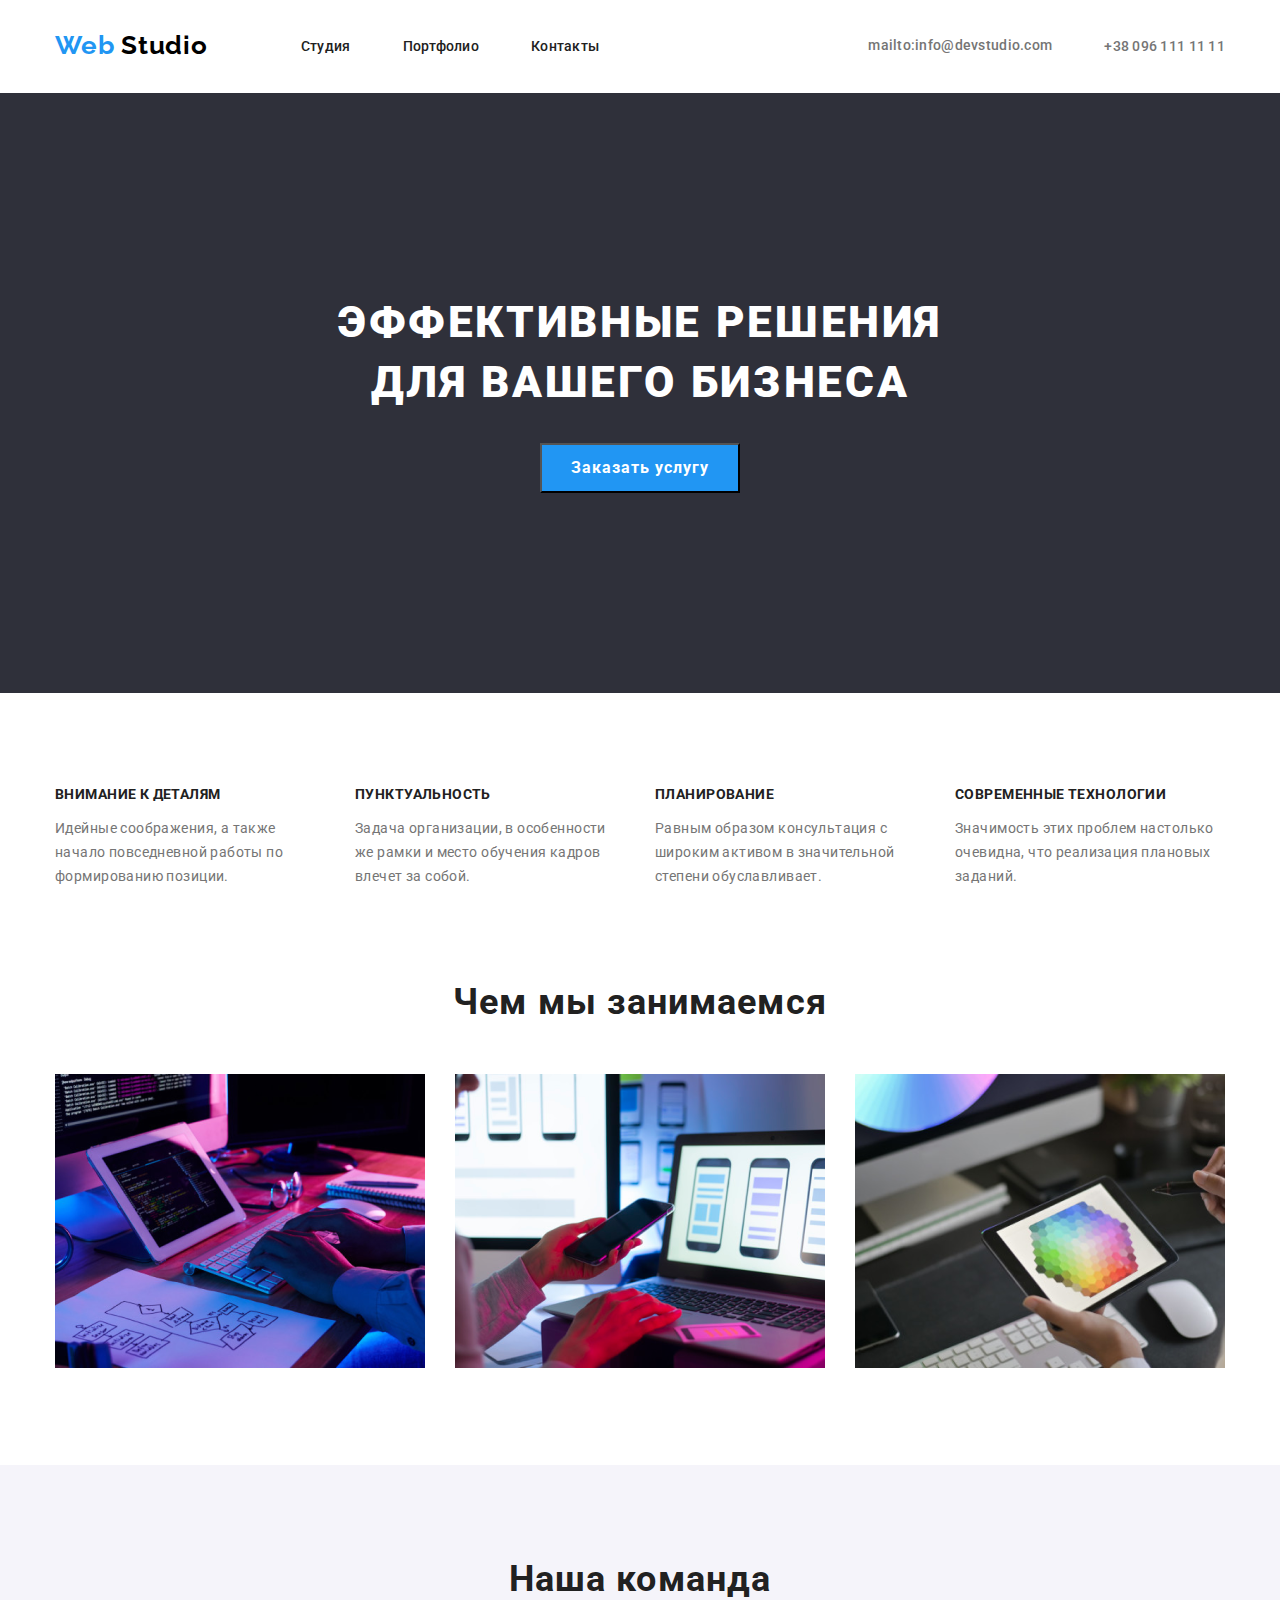
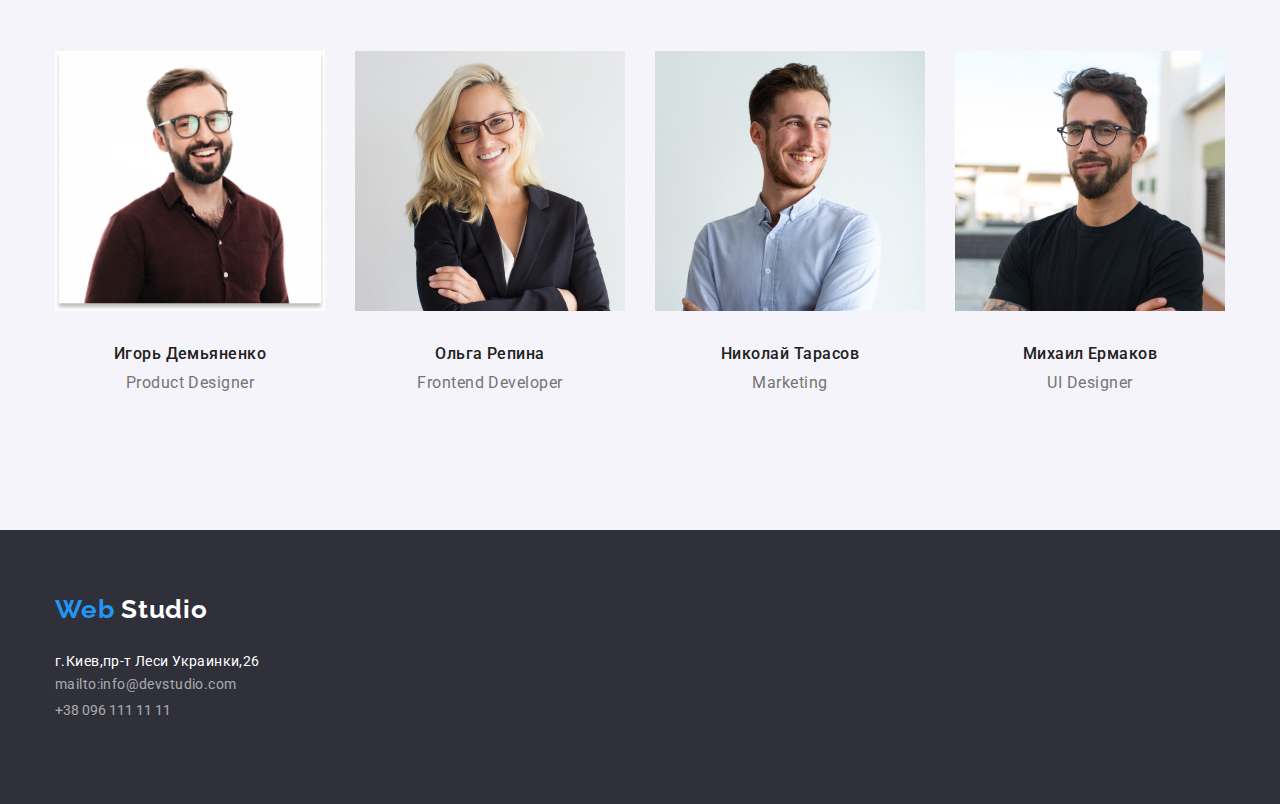
<file: index.html>
<!DOCTYPE html>
<html lang="ru">
  <head>

    <meta charset="UTF-8" />
    <meta http-equiv="X-UA-Compatible" content="IE=edge" />
    <meta name="viewport" content="width=device-width, initial-scale=1.0" />
    <link rel="preconnect" href="https://fonts.gstatic.com" crossorigin />
    <link
      href="https://fonts.googleapis.com/css2?family=Raleway:wght@700&family=Roboto:wght@400;500;700&display=swap"
      rel="stylesheet" />
    <link rel="stylesheet" href="./css/normoliz.css" />
    <link rel="stylesheet" href="./css/style.css" />
    <title>HTML+CSS</title>
  </head>
  <body class="page">
    <header class="header">
      <div class="container">
        <a lang="en" href="#" class="logo">
          <span class="logo-first">Web</span> Studio
        </a>
        <nav class="nav-site">
          <ul class="nav-list">
            <li class="nav-item">
              <a href="#" class="nav-link">Студия</a>
            </li>
            <li class="nav-item">
              <a href="./index2.html" class="nav-link">Портфолио</a>
            </li>
            <li class="nav-item">
              <a href="#" class="nav-link">Контакты</a>
            </li>
          </ul>
        </nav>
        <ul class="nav-contact">
          <li class="cont-item">
            <a 
              href="mailto:info@devstudio.com" class="cont-link">
              mailto:info@devstudio.com
            </a>
          </li>
          <li>
            <a href="tel:+380961111111" class="cont-link">+38 096 111 11 11</a>
          </li>
        </ul>
      </div>
    </header>
    <main>
      <section class="hero-section">
        <div class="hero-container">
          <h1 class="hero-title">Эффективные решения для вашего бизнеса</h1>
          <button class="hero-button" type="button">Заказать услугу</button>
        </div>
      </section>
      <section class="section-example">
        <div class="container">
          <h2 class="exm-title">Наши примеры</h2>
          <ul class="exm-list">
            <li class="exm-item">
              <h3 class="qualities">Внимание к деталям</h3>
              <p class="qualities-description">
                Идейные соображения, а также начало повседневной работы по
                формированию позиции.
              </p>
            </li>
            <li class="exm-item">
              <h3 class="qualities">Пунктуальность</h3>
              <p class="qualities-description">
                Задача организации, в особенности же рамки и место обучения
                кадров влечет за собой.
              </p>
            </li>
            <li class="exm-item">
              <h3 class="qualities">Планирование</h3>
              <p class="qualities-description">
                Равным образом консультация с широким активом в значительной
                степени обуславливает.
              </p>
            </li>
            <li class="exm-item">
              <h3 class="qualities">Современные технологии</h3>
              <p class="qualities-description">
                Значимость этих проблем настолько очевидна, что реализация
                плановых заданий.
              </p>
            </li>
          </ul>
        </div>
      </section>
      <section class="section-work">
        <div class="container">
          <h3 class="work-title">Чем мы занимаемся</h3>
          <ul class="work-list">
            <li class="work-item">
              <img class="work-img" src="./img/box1.png" alt="" />
            </li>
            <li class="work-item">
              <img class="work-img" src="./img/box2.png" alt="" />
            </li>
            <li class="work-item">
              <img class="work-img" src="./img/box3.png" alt="" />
            </li>
          </ul>
        </div>
      </section>
      <section class="section-team">
        <div class="container">
          <h2 class="team-title">Наша команда</h2>
          <ul class="team-list">
            <li class="team-item">
              <img class="team-img" src="./img/img.jpg" alt="" />
              <h3 class="employee-name">Игорь Демьяненко</h3>
              <p class="profession">Product Designer</p>
            </li>
            <li class="team-item">
              <img class="team-img" src="./img/img2.jpg" alt="" />
              <h3 class="employee-name">Ольга Репина</h3>
              <p class="profession">Frontend Developer</p>
            </li>
            <li class="team-item">
              <img class="team-img" src="./img/img3.jpg" alt="" />
              <h3 class="employee-name">Николай Тарасов</h3>
              <p class="profession">Marketing</p>
            </li>
            <li class="team-item">
              <img class="team-img" src="./img/img4.jpg" alt="" />
              <h3 class="employee-name">Михаил Ермаков</h3>
              <p class="profession">UI Designer</p>
            </li>
          </ul>
        </div>
      </section>
    </main>
    <footer class="footer">
      <div class="container">
        <a lang="en" href="#" class="footer-logo">
          <span class="logo-first">Web</span>
          <span class="logo-two"> Studio</span>
        </a>
        <address class="address">
          <ul class="adr-list">
            <li class="adr-item">
              <a
                class="contact-link"
                href="https://goo.gl/maps/3S8h83gh9BREQ9ba6"
                target="_blank"
              >
                г.Киев,пр-т Леси Украинки,26
              </a>
            </li>
            <li class="cont-item">
              <a class="adr-link" href="mailto:info@devstudio.com">
                mailto:info@devstudio.com
              </a>
            </li class="cont-item">
            <li>
              <a class="adr-link" href="tel:+380961111111">
                +38 096 111 11 11
              </a>
            </li>
          </ul>
        </address>
      </div>
    </footer>
  </body>
</html>
</file>
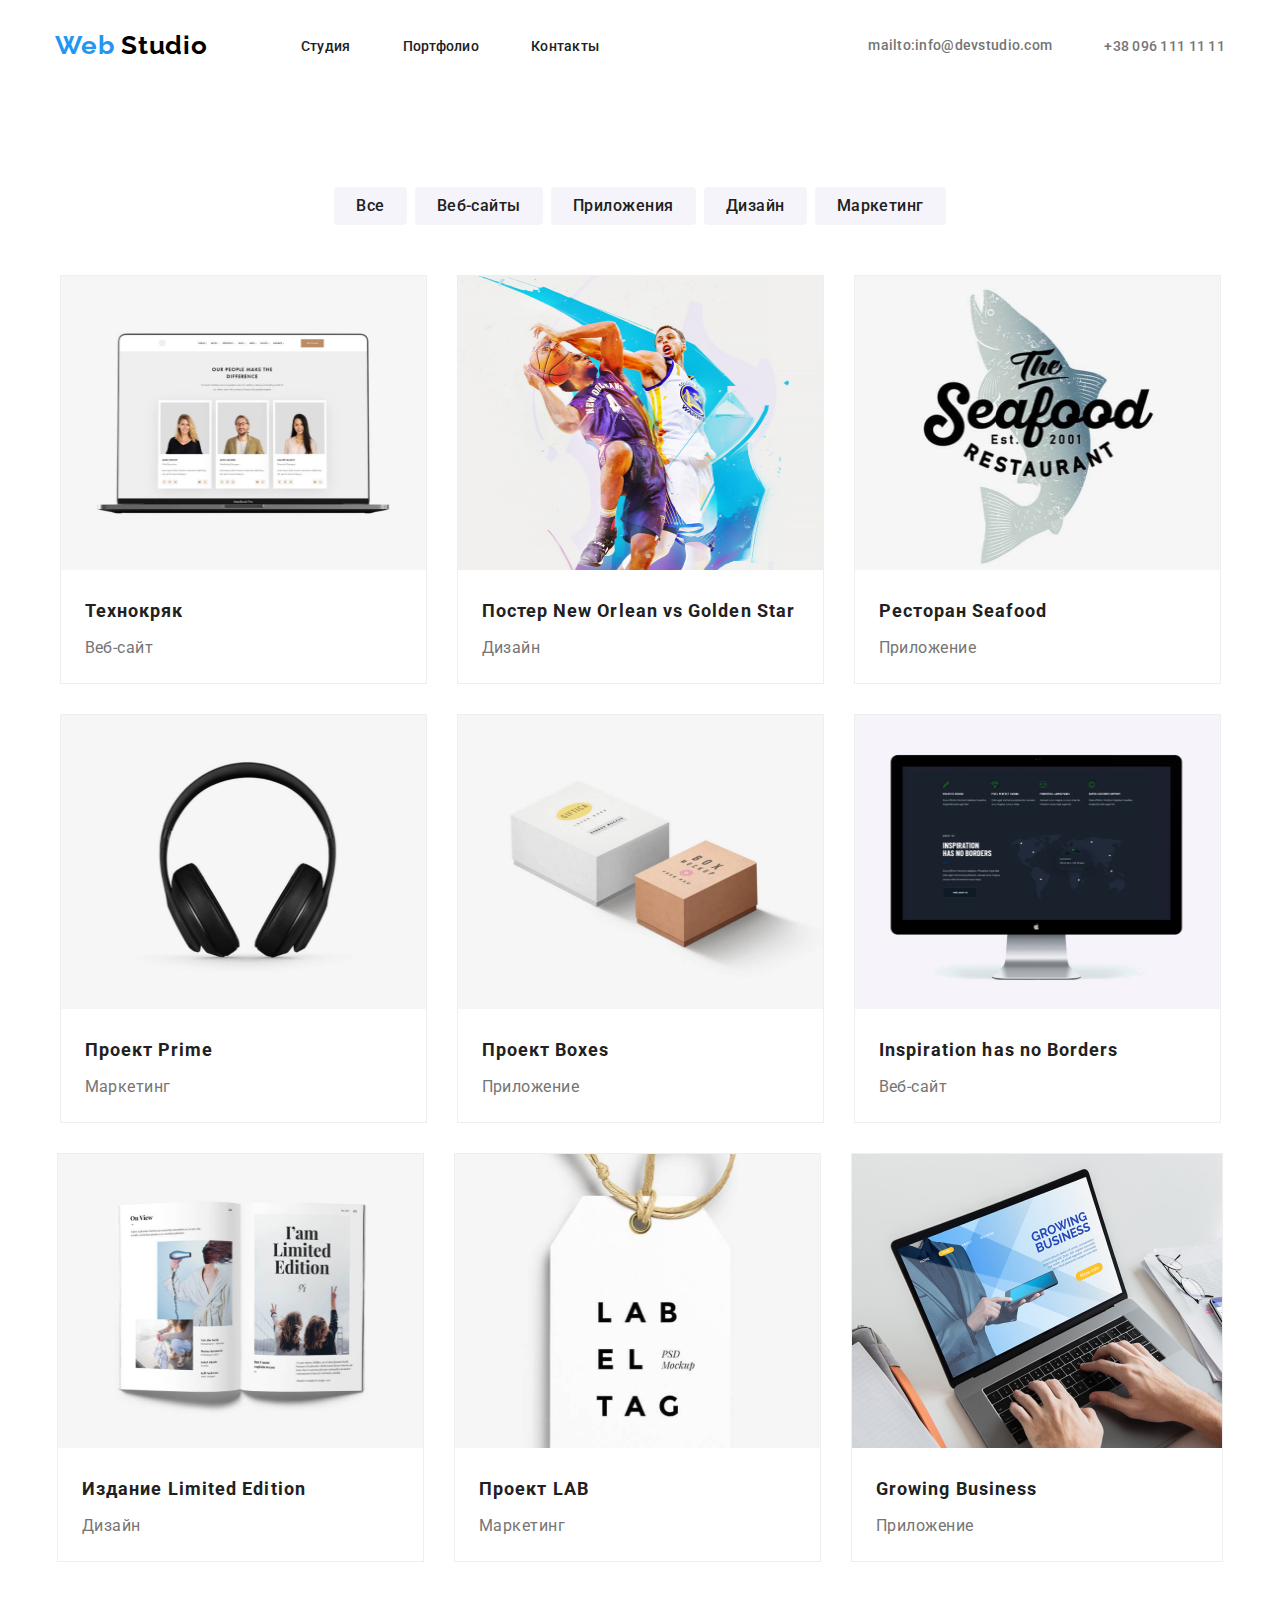
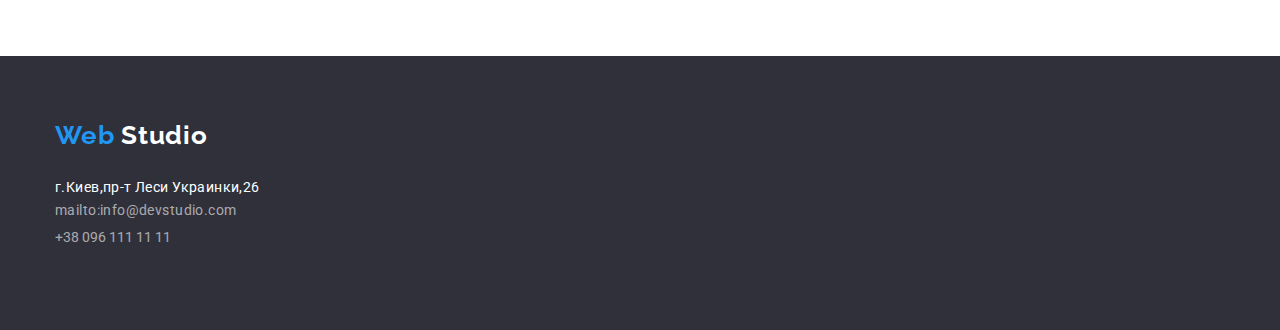
<file: index2.html>
<!DOCTYPE html>
<html lang="ru">
  <head>
    <meta charset="UTF-8" />
    <meta http-equiv="X-UA-Compatible" content="IE=edge" />
    <meta name="viewport" content="width=device-width, initial-scale=1.0" />
    <link rel="preconnect" href="https://fonts.gstatic.com" crossorigin />
    <link
      href="https://fonts.googleapis.com/css2?family=Raleway:wght@700&family=Roboto:wght@400;500;700&display=swap"
      rel="stylesheet"
    />
    <link rel="stylesheet" href="./css/normoliz.css" />
    <link rel="stylesheet" href="./css/style.css" />
    
    <title>Portfolio</title>
  </head>
  <body class="page">
    <header class="header">
      <div class="container">
        <a lang="en" href="./index.html" class="logo">
          <span class="logo-first">Web</span> Studio
        </a>
        <nav class="nav-site">
          <ul class="nav-list">
            <li class="nav-item">
              <a href="./index.html" class="nav-link">Студия</a>
            </li>
            <li class="nav-item">
              <a href="#" class="nav-link">Портфолио</a>
            </li>
            <li class="nav-item">
              <a href="#" class="nav-link">Контакты</a>
            </li>
          </ul>
        </nav>
        <ul class="nav-contact">
          <li class="cont-item">
            <a href="mailto:info@devstudio.com" class="cont-link">
              mailto:info@devstudio.com
            </a>
          </li>
          <li>
            <a href="tel:+380961111111" class="cont-link">+38 096 111 11 11</a>
          </li>
        </ul>
      </div>
    </header>
    <main>
      <section class="button-Portfolio">
        <div class="container">
          <h1 class="title">Портфолио</h1>
          <ul class="btn-list">
            <li class="btn-item"><button class="btn" type="button">Все</button></li>
            <li class="btn-item"><button class="btn" type="button">Веб-сайты</button></li>
            <li class="btn-item"><button class="btn" type="button">Приложения</button></li>
            <li class="btn-item"><button class="btn" type="button">Дизайн</button></li>
            <li class="btn-item"><button class="btn" type="button">Маркетинг</button></li>
          </ul>
       </div>
      </section>
      <sectioh class="card">
        <div class="container">
          <ul class="card-list">
              <li class="card-item">
                <a href="#" class="card-link">
                  <img class="img-card" src="./img/img2,1.png" alt="" style="width: 365px; height: 294px" />
                  <h3 class="card-title">Технокряк</h3>
                  <p class="card-description">Веб-сайт</p>
                </a>
              </li>
              <li  class="card-item">
                <a href="#" class="card-link">
                  <img class="img-card" src="./img/img2,2.png" alt="" style="width: 365px ;height: 294px"/>
                  <h3  class="card-title">Постер New Orlean vs Golden Star</h3>
                  <p class="card-description">Дизайн</p>
                </a>
              </li>
              <li class="card-item">
                <a href="#" class="card-link">
                  <img class="img-card" src="./img/img2,3.png" alt=""  style="width: 365px ;height: 294px"/>
                  <h3 class="card-title">Ресторан Seafood</h3>
                  <p class="card-description">Приложение</p>
                </a>
              </li>
              <li class="card-item">
                <a href="#" class="card-link">
                  <img class="img-card" src="./img/img2,4.png" alt=""  style="width: 365px ;height: 294px"/>
                  <h3  class="card-title">Проект Prime</h3>
                  <p class="card-description">Маркетинг</p>
                </a>
              </li>
              <li  class="card-item">
                <a href="#" class="card-link">
                  <img class="img-card" src="./img/img2,5.png" alt=""  style="width: 365px ;height: 294px"/>
                  <h3  class="card-title">Проект Boxes</h3>
                  <p class="card-description">Приложение</p>
                </a>
              </li>
              <li class="card-item">
                <a href="#" class="card-link">
                  <img class="img-card" src="./img/img2,6.png" alt=""  style="width: 365px ;height: 294px"/>
                  <h3  class="card-title">Inspiration has no Borders</h3>
                  <p class="card-description">Веб-сайт</p>
                </a>
              </li>
              <li  class="card-item">
                <a href="#" class="card-link">
                  <img class="img-card" src="./img/img2,7.png" alt=""  style="width: 365px ;height: 294px"/>
                  <h3  class="card-title">Издание Limited Edition</h3>
                  <p class="card-description">Дизайн</p>
                </a>
              </li>
              <li  class="card-item">
                <a href="#" class="card-link">
                  <img class="img-card"src="./img/img2,8.png" alt=""  style="width: 365px ;height: 294px"/>
                  <h3 class="card-title">Проект LAB</h3>
                  <p class="card-description">Маркетинг</p>
                </a>
              </li>
              <li  class="card-item">
                <a href="#" class="card-link">
                  <img class="img-card" src="./img/img2,9.png" alt=""  style="width: 365x ;height: 294px"/>
                  <h3  class="card-title">Growing Business</h3>
                  <p class="card-description">Приложение</p>
                </a>
              </li>
            </ul>
       </div>
      </sectioh>
    </main>
    <footer class="footer">
      <div class="container">
        <a lang="en" href="./index.html" class="footer-logo">
          <span class="logo-first">Web</span>
          <span class="logo-two"> Studio</span>
        </a>
        <address class="address">
          <ul class="adr-list">
            <li class="adr-item">
              <a
                class="contact-link"
                href="https://goo.gl/maps/3S8h83gh9BREQ9ba6"
                target="_blank">
                 г.Киев,пр-т Леси Украинки,26
              </a>
            </li>
            <li class="cont-item">
              <a class="adr-link" href="mailto:info@devstudio.com">
                mailto:info@devstudio.com
              </a>
            </li class="cont-item">
            <li>
              <a class="adr-link" href="tel:+380961111111">
                +38 096 111 11 11
              </a>
            </li>
          </ul>
        </address>
      </div>
    </footer>
  </body>
</html>
</file>
<file: css/style.css>
/* font-family: 'Raleway', sans-serif;
font-family: 'Roboto', sans-serif; */

/*1 общие правила*/
/* Задаем в руте переменные для шрифта и цвета*/
:root {
  --main-font: "Roboto";
  --second-font: "Raleway";
  --white-color: #ffffff;
  --black-color: #000000;
  --title-font: #2f303a;
  --second-black: #212121;
  --team-color: #f5f4fa;
  --second-grey: #757575;
  --adress-color: rgba(255, 255, 255, 0.6);
  --blue-color: #2196f3;
  --border-grey: #eeeeee;
  --text-style: normal;
  --font-size: 14px;
}
/*основные правила для всего тела*/
.page {
  font-family: var(--main-font), sans-serif;
  background-color: var(--white-color);
  font-size: var(--font-size);
  font-style: var(--text-style);
}
/*убираем все подчеркивания ссылок*/
a {
  text-decoration: none;
}
/*Делаем контейнер div с class-container для 
позиционирования размера контента страницы*/
.container {
  width: 1170px;
  margin-left: auto;
  margin-right: auto;
}

/* Header*/
.header {
  background-color: var(--white-color);
  padding-top: 24px;
  padding-bottom: 24px;
}

/*Добовляем селектор чтобы убрать отступы
в контейнере div нашего header*/
.header > .container {
  display: flex;
  align-items: center;
}
/*logo*/
.logo {
  font-family: var(--second-font), sans-serif;
  font-weight: 700;
  font-size: 26px;
  line-height: 1.23;
  letter-spacing: 0.03em;
  color: var(--black-color);
}
.nav-site {
  padding-left: 93px;
  font-weight: 500;
  font-size: 14px;
  line-height: 1.14;
  letter-spacing: 0.02em;
}
/*display: flex в порядок по горизонтали
 list-style: none; убераем номерацию*/
.nav-list {
  display: flex;
  list-style: none;
  gap: 52px;
  padding: 0;
}

.nav-item {
}
/*даем цвет первой части logo и
  делаем ховеры для ссылок*/
.logo-first {
  color: var(--blue-color);
}
.nav-list .nav-link {
  color: var(--second-black);
}
.nav-list .nav-link:hover,
.nav-list .nav-link:focus {
  color: var(--blue-color);
}
/* Контакты*/
.nav-contact {
  display: flex;
  list-style: none;
  gap: 52px;
  margin-left: auto;
}
.cont-item {
}
.cont-link {
  color: var(--second-grey);

  font-weight: 500;
  font-size: 14px;
  line-height: 1.14;
  letter-spacing: 0.02em;
}
.cont-link:hover,
.cont-link:focus {
  color: var(--blue-color);
}
/*начинаем "hero-section */
.hero-section {
  background-color: var(--title-font);
  height: 600px;
  margin: 0 auto;
  display: flex;
  justify-content: center;
  text-align: center;
  align-items: center;
  margin-bottom: 94px;
}

.hero-title {
  color: var(--white-color);
  width: 696px;
  height: 120px;
  font-weight: 900;
  font-size: 44px;
  line-height: 1.36;
  letter-spacing: 0.06em;
  text-transform: uppercase;
  margin-top: 0;
  margin-bottom: 30px;
}
.hero-button {
  background-color: var(--blue-color);
  color: var(--white-color);
  width: 200px;
  height: 50px;
  font-weight: 700;
  font-size: 16px;
  line-height: 1.88;
  letter-spacing: 0.06em;
  cursor: pointer;
}
.section-example {
  height: 101px;
  margin: 0;
  padding: 0;
  padding-bottom: 94px;
}
/*В секции "section-example можно не 
задавать блок exm-container так 
как правила такиеже как и в container
.exm-container {
  width: 1170px;
  margin-left: auto;
  margin-right: auto;
  outline: 2px solid tomato;
}
*/
.exm-title {
  display: none;
}
.exm-list {
  list-style: none;
  display: flex;
  padding: 0;
  gap: 30px;
}
.exm-item {
  width: 270px;
}
.qualities {
  color: var(--second-black);
  font-weight: 700;
  font-size: 14px;
  line-height: 1.14;
  letter-spacing: 0.03em;
  text-transform: uppercase;
  margin-top: 0;
}
.qualities-description {
  color: var(--second-grey);
  font-weight: 400;
  font-size: 14px;
  line-height: 1.71;
  letter-spacing: 0.03em;
  margin: 0px;
}
.work-title {
  color: var(--second-black);
  font-weight: 700;
  font-size: 36px;
  line-height: 1.16;
  text-align: center;
  letter-spacing: 0.03em;
  margin-top: 0;
  margin-bottom: 50px;
}
.work-list {
  list-style: none;
  display: flex;
  justify-content: space-between;
  padding: 0;
  margin-bottom: 94px;
}

.section-team {
  background-color: var(--team-color);
  padding-top: 94px;
  padding-bottom: 94px;
}
.team-list {
  width: 1170px;

  list-style: none;
  display: flex;
  justify-content: space-between;
  padding: 0;
}

.team-title {
  color: var(--second-black);
  font-weight: 700;
  font-size: 36px;
  line-height: 1.16;
  text-align: center;
  letter-spacing: 0.03em;
  margin: 0;
  margin-bottom: 50px;
}
.employee-name {
  color: var(--second-black);
  font-weight: 500;
  font-size: 16px;
  line-height: 1.19;
  text-align: center;
  letter-spacing: 0.03em;
  margin-top: 30px;
  margin-bottom: 10px;
}
.profession {
  color: var(--second-grey);
  font-weight: 400;
  font-size: 16px;
  line-height: 1.19;
  text-align: center;
  letter-spacing: 0.03em;
  margin-top: 0;
  margin-bottom: 30px;
}
.team-img {
  width: 270px;
  height: 260px;
}
.footer {
  background-color: var(--title-font);
  height: 274px;
}
.footer-logo {
  font-family: var(--second-font), sans-serif;
  font-weight: 700;
  font-size: 26px;
  line-height: 1.23;
  letter-spacing: 0.03em;
  display: block;
  padding-top: 64px;
  padding-bottom: 24px;
}

.logo-two {
  color: var(--white-color);
}

.adr-list {
  list-style: none;
  padding: 0;
  margin: 0;
}

.contact-link {
  font-style: var(--text-style);
  color: var(--white-color);
  font-weight: 400;
  font-size: 14px;
  line-height: 1.71;
  letter-spacing: 0.03em;
}
.contact-link:hover,
.contact-link:focus {
  color: var(--blue-color);
}

.cont-item {
  font-weight: 400;
  font-size: 14px;
  line-height: 1.71px;
  letter-spacing: 0.03em;
}
.adr-link {
  font-style: var(--text-style);
  color: var(--adress-color);
  display: inline-block;
  padding: 10px 10px 7px 0;
  max-block-size: 100px;
}
.adr-link:hover,
.adr-link:focus {
  color: var(--blue-color);
}

/*Страница 2 */
.button-Portfolio {
}
.container {
}
.title {
  display: none;
}
.btn-list {
  list-style: none;
  display: flex;
  justify-content: center;
  margin: 0;
  padding: 0;
}

.btn-item {
}
.btn {
  background-color: var(--team-color);
  color: var(--second-black);
  font-weight: 500;
  font-size: 16px;
  line-height: 1.62;
  letter-spacing: 0.03em;
  padding: 6px 22px;
  margin: 94px 4px 50px 4px;
  cursor: pointer;
  border-style: none;
  border-radius: 4px;
}
.btn:hover,
.btn:focus {
  background-color: var(--blue-color);
  color: var(--white-color);
  box-shadow: 0px 3px 1px rgba(0, 0, 0, 0.1), 0px 1px 2px rgba(0, 0, 0, 0.08),
    0px 2px 2px rgba(0, 0, 0, 0.12);
}
.card {
}
.card-list {
  list-style: none;
  padding: 0;
  margin: 0 0 94px 0;
  display: flex;
  flex-wrap: wrap;
  justify-content: center;
  gap: 30px;
}
.card-item {
  background: var(--white-color);
  border: 1px solid var(--border-grey);
}
.card-link {
}

.img-card {
}
.card-title {
  color: var(--second-black);
  font-weight: 700;
  font-size: 18px;
  line-height: 2;
  letter-spacing: 0.06em;
  padding: 20px 0 4px 24px;
  margin: 0;
}
.card-description {
  color: var(--second-grey);
  font-weight: 400;
  font-size: 16px;
  line-height: 1.88;
  letter-spacing: 0.03em;
  margin: 0 0 20px 24px;
}
</file>
<file: css/normoliz.css>
/*! normalize.css v8.0.1 | MIT License | github.com/necolas/normalize.css */

/* Document
   ========================================================================== */

/**
 * 1. Correct the line height in all browsers.
 * 2. Prevent adjustments of font size after orientation changes in iOS.
 */

 html {
    line-height: 1.15; /* 1 */
    -webkit-text-size-adjust: 100%; /* 2 */
  }
  
  /* Sections
     ========================================================================== */
  
  /**
   * Remove the margin in all browsers.
   */
  
  body {
    margin: 0;
  }
  
  /**
   * Render the `main` element consistently in IE.
   */
  
  main {
    display: block;
  }
  
  /**
   * Correct the font size and margin on `h1` elements within `section` and
   * `article` contexts in Chrome, Firefox, and Safari.
   */
  
  h1 {
    font-size: 2em;
    margin: 0.67em 0;
  }
  
  /* Grouping content
     ========================================================================== */
  
  /**
   * 1. Add the correct box sizing in Firefox.
   * 2. Show the overflow in Edge and IE.
   */
  
  hr {
    box-sizing: content-box; /* 1 */
    height: 0; /* 1 */
    overflow: visible; /* 2 */
  }
  
  /**
   * 1. Correct the inheritance and scaling of font size in all browsers.
   * 2. Correct the odd `em` font sizing in all browsers.
   */
  
  pre {
    font-family: monospace, monospace; /* 1 */
    font-size: 1em; /* 2 */
  }
  
  /* Text-level semantics
     ========================================================================== */
  
  /**
   * Remove the gray background on active links in IE 10.
   */
  
  a {
    background-color: transparent;
  }
  
  /**
   * 1. Remove the bottom border in Chrome 57-
   * 2. Add the correct text decoration in Chrome, Edge, IE, Opera, and Safari.
   */
  
  abbr[title] {
    border-bottom: none; /* 1 */
    text-decoration: underline; /* 2 */
    text-decoration: underline dotted; /* 2 */
  }
  
  /**
   * Add the correct font weight in Chrome, Edge, and Safari.
   */
  
  b,
  strong {
    font-weight: bolder;
  }
  
  /**
   * 1. Correct the inheritance and scaling of font size in all browsers.
   * 2. Correct the odd `em` font sizing in all browsers.
   */
  
  code,
  kbd,
  samp {
    font-family: monospace, monospace; /* 1 */
    font-size: 1em; /* 2 */
  }
  
  /**
   * Add the correct font size in all browsers.
   */
  
  small {
    font-size: 80%;
  }
  
  /**
   * Prevent `sub` and `sup` elements from affecting the line height in
   * all browsers.
   */
  
  sub,
  sup {
    font-size: 75%;
    line-height: 0;
    position: relative;
    vertical-align: baseline;
  }
  
  sub {
    bottom: -0.25em;
  }
  
  sup {
    top: -0.5em;
  }
  
  /* Embedded content
     ========================================================================== */
  
  /**
   * Remove the border on images inside links in IE 10.
   */
  
  img {
    border-style: none;
  }
  
  /* Forms
     ========================================================================== */
  
  /**
   * 1. Change the font styles in all browsers.
   * 2. Remove the margin in Firefox and Safari.
   */
  
  button,
  input,
  optgroup,
  select,
  textarea {
    font-family: inherit; /* 1 */
    font-size: 100%; /* 1 */
    line-height: 1.15; /* 1 */
    margin: 0; /* 2 */
  }
  
  /**
   * Show the overflow in IE.
   * 1. Show the overflow in Edge.
   */
  
  button,
  input { /* 1 */
    overflow: visible;
  }
  
  /**
   * Remove the inheritance of text transform in Edge, Firefox, and IE.
   * 1. Remove the inheritance of text transform in Firefox.
   */
  
  button,
  select { /* 1 */
    text-transform: none;
  }
  
  /**
   * Correct the inability to style clickable types in iOS and Safari.
   */
  
  button,
  [type="button"],
  [type="reset"],
  [type="submit"] {
    -webkit-appearance: button;
  }
  
  /**
   * Remove the inner border and padding in Firefox.
   */
  
  button::-moz-focus-inner,
  [type="button"]::-moz-focus-inner,
  [type="reset"]::-moz-focus-inner,
  [type="submit"]::-moz-focus-inner {
    border-style: none;
    padding: 0;
  }
  
  /**
   * Restore the focus styles unset by the previous rule.
   */
  
  button:-moz-focusring,
  [type="button"]:-moz-focusring,
  [type="reset"]:-moz-focusring,
  [type="submit"]:-moz-focusring {
    outline: 1px dotted ButtonText;
  }
  
  /**
   * Correct the padding in Firefox.
   */
  
  fieldset {
    padding: 0.35em 0.75em 0.625em;
  }
  
  /**
   * 1. Correct the text wrapping in Edge and IE.
   * 2. Correct the color inheritance from `fieldset` elements in IE.
   * 3. Remove the padding so developers are not caught out when they zero out
   *    `fieldset` elements in all browsers.
   */
  
  legend {
    box-sizing: border-box; /* 1 */
    color: inherit; /* 2 */
    display: table; /* 1 */
    max-width: 100%; /* 1 */
    padding: 0; /* 3 */
    white-space: normal; /* 1 */
  }
  
  /**
   * Add the correct vertical alignment in Chrome, Firefox, and Opera.
   */
  
  progress {
    vertical-align: baseline;
  }
  
  /**
   * Remove the default vertical scrollbar in IE 10+.
   */
  
  textarea {
    overflow: auto;
  }
  
  /**
   * 1. Add the correct box sizing in IE 10.
   * 2. Remove the padding in IE 10.
   */
  
  [type="checkbox"],
  [type="radio"] {
    box-sizing: border-box; /* 1 */
    padding: 0; /* 2 */
  }
  
  /**
   * Correct the cursor style of increment and decrement buttons in Chrome.
   */
  
  [type="number"]::-webkit-inner-spin-button,
  [type="number"]::-webkit-outer-spin-button {
    height: auto;
  }
  
  /**
   * 1. Correct the odd appearance in Chrome and Safari.
   * 2. Correct the outline style in Safari.
   */
  
  [type="search"] {
    -webkit-appearance: textfield; /* 1 */
    outline-offset: -2px; /* 2 */
  }
  
  /**
   * Remove the inner padding in Chrome and Safari on macOS.
   */
  
  [type="search"]::-webkit-search-decoration {
    -webkit-appearance: none;
  }
  
  /**
   * 1. Correct the inability to style clickable types in iOS and Safari.
   * 2. Change font properties to `inherit` in Safari.
   */
  
  ::-webkit-file-upload-button {
    -webkit-appearance: button; /* 1 */
    font: inherit; /* 2 */
  }
  
  /* Interactive
     ========================================================================== */
  
  /*
   * Add the correct display in Edge, IE 10+, and Firefox.
   */
  
  details {
    display: block;
  }
  
  /*
   * Add the correct display in all browsers.
   */
  
  summary {
    display: list-item;
  }
  
  /* Misc
     ========================================================================== */
  
  /**
   * Add the correct display in IE 10+.
   */
  
  template {
    display: none;
  }
  
  /**
   * Add the correct display in IE 10.
   */
  
  [hidden] {
    display: none;
  }
</file>
